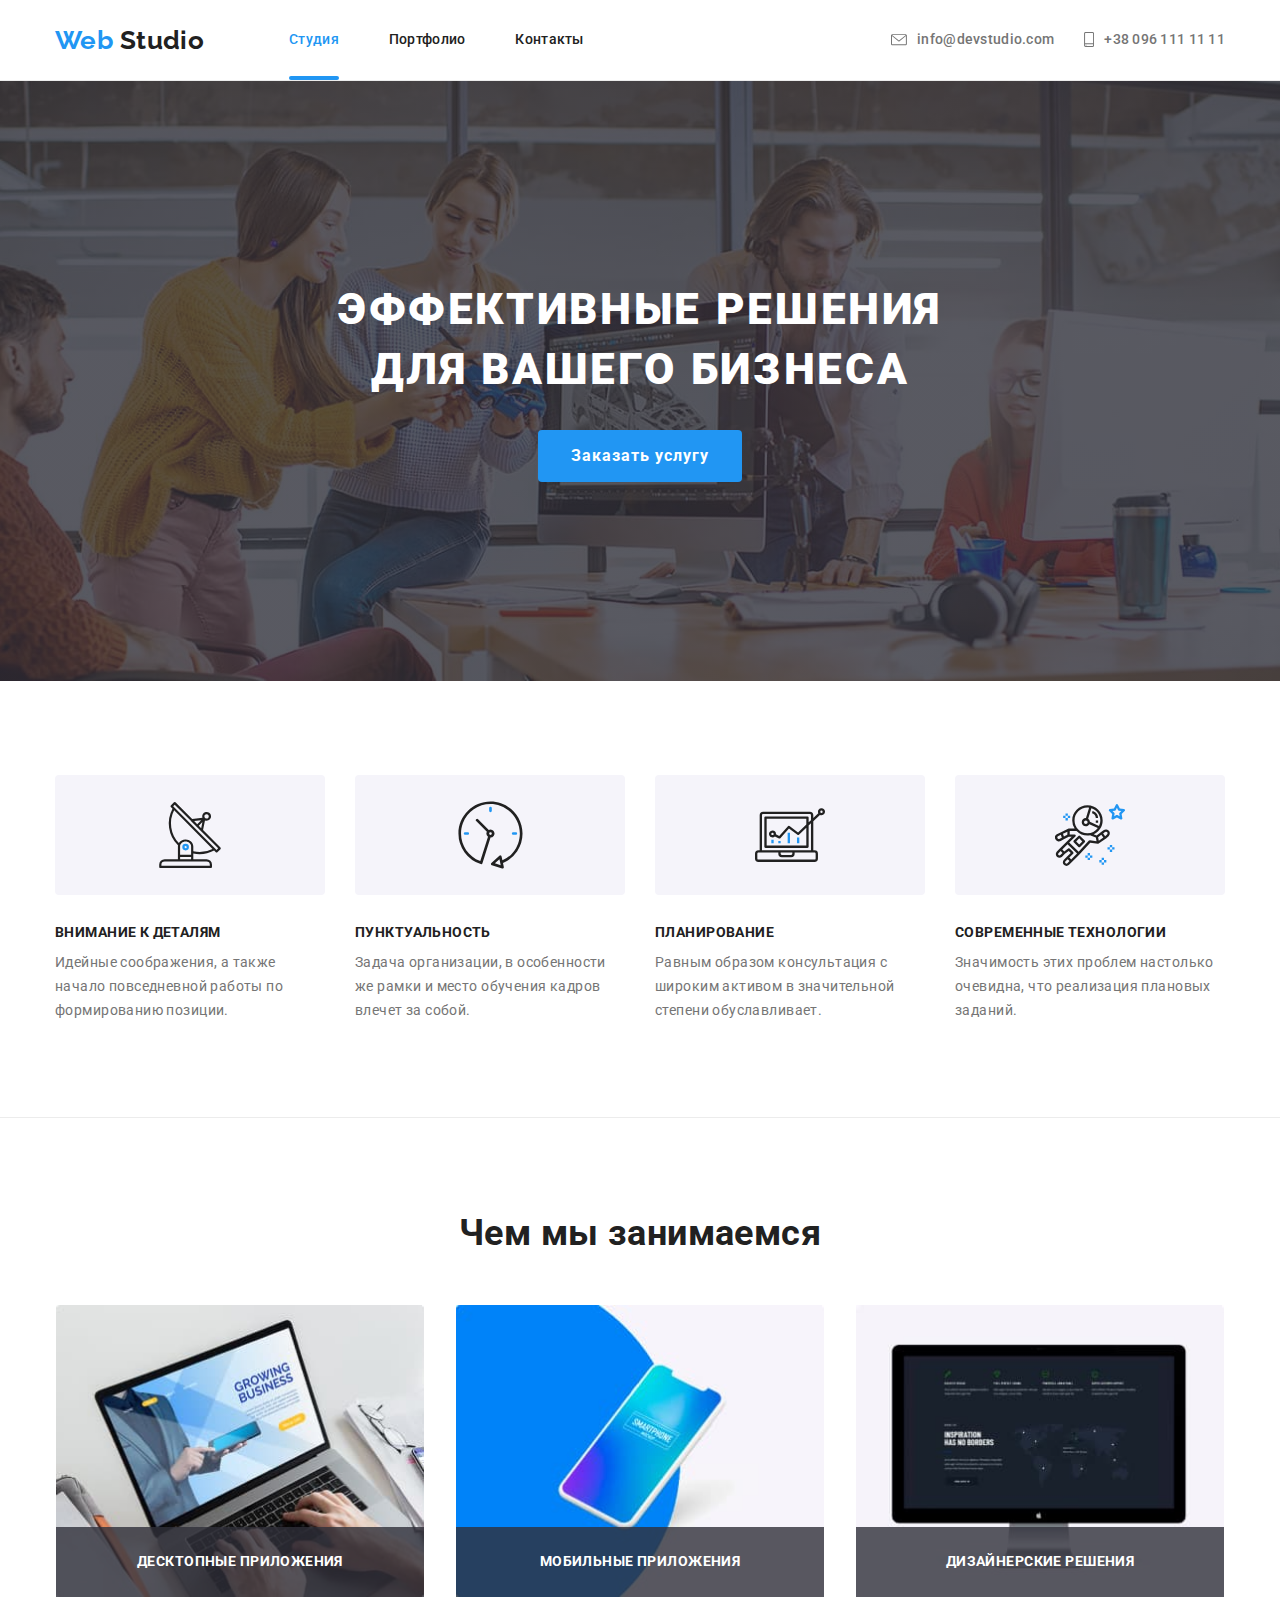
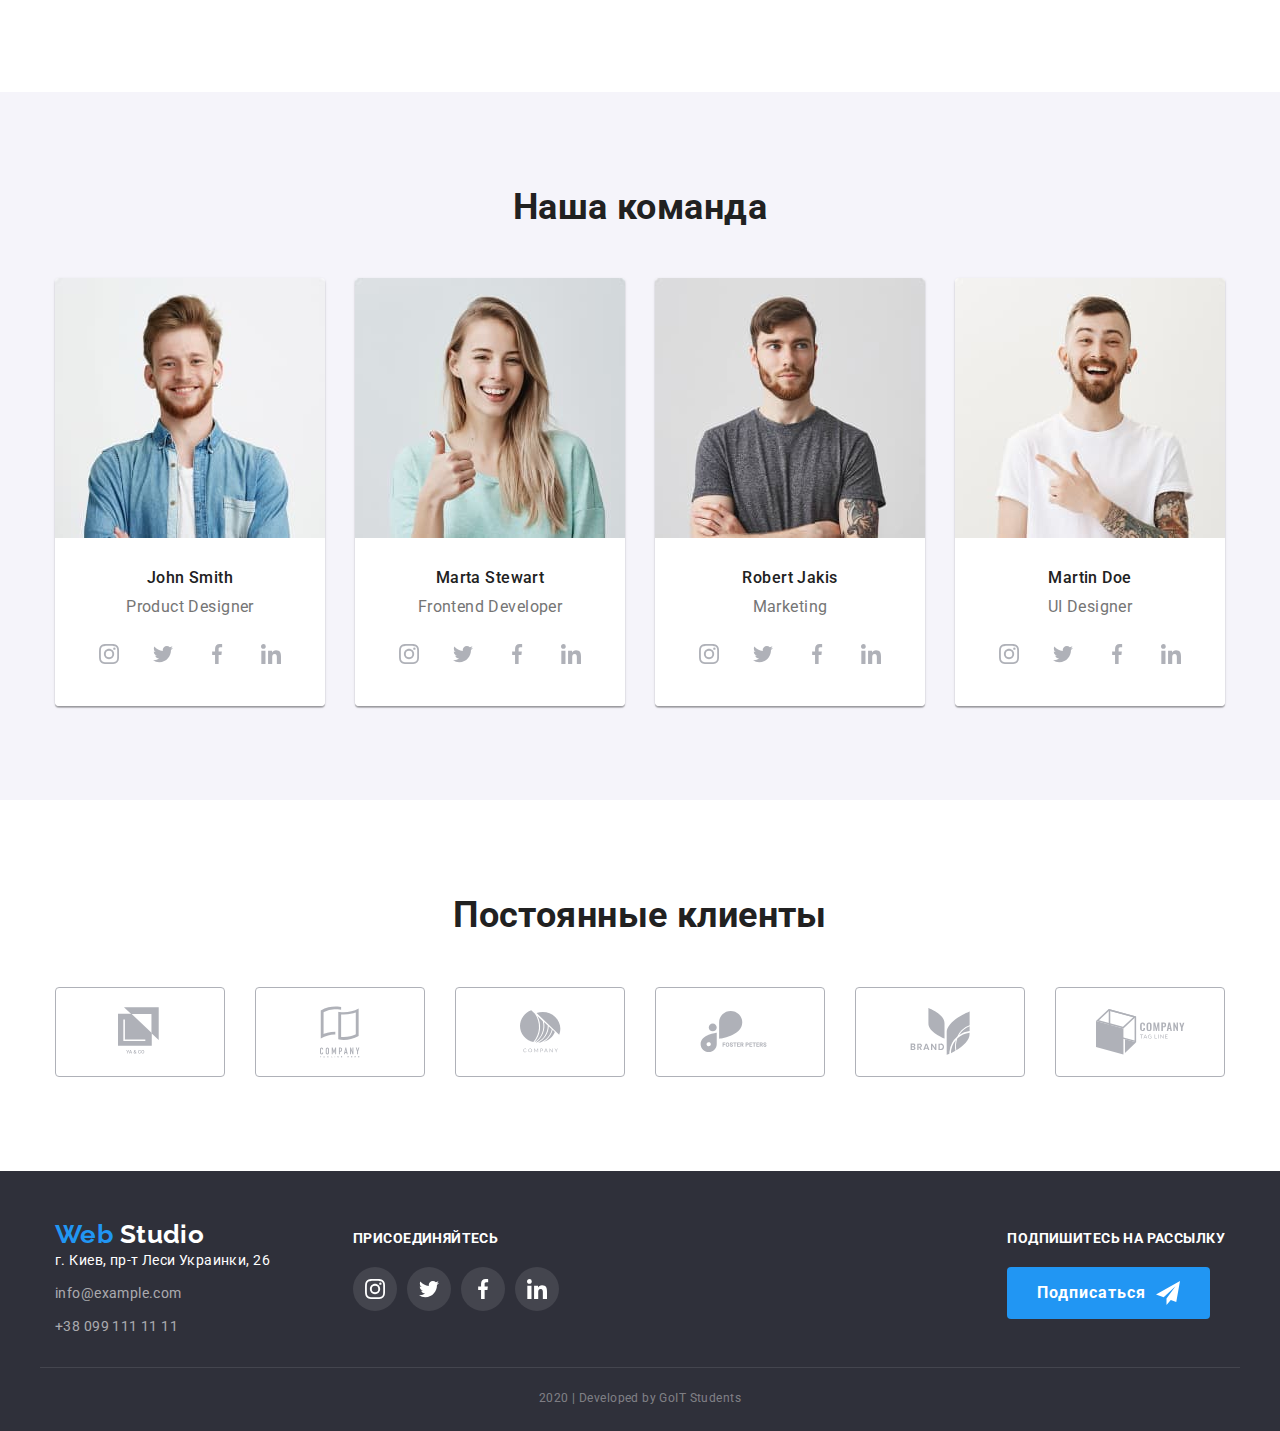
<file: index.html>
<!DOCTYPE html>
<html lang="ru">
  <head>
    <meta charset="UTF-8" />
    <meta name="viewport" content="width=device-width, initial-scale=1.0" />
    <title>Web Studio</title>
    <link
      href="https://fonts.googleapis.com/css2?family=Raleway:wght@700&family=Roboto:wght@400;500;700;900&display=swap"
      rel="stylesheet"
    />
    <link
      rel="stylesheet"
      href="https://cdnjs.cloudflare.com/ajax/libs/modern-normalize/0.6.0/modern-normalize.min.css"
    />
    <link rel="stylesheet" href="./css/style.css" />
  </head>

  <body>
    <header class="page-header">
      <div class="container header">
        <nav class="main-nav">
          <a href="./index.html" class="logo link"
            >Web <span class="logo-header">Studio</span></a
          >
          <ul class="nav list">
            <li class="item curent">
              <a class="link curent" href="./index.html">Студия</a>
            </li>
            <li class="item">
              <a class="link" href="./portfolio.html">Портфолио</a>
            </li>
            <li class="item"><a class="link" href="">Контакты</a></li>
          </ul>
        </nav>
        <ul class="header-contacts list">
          <li class="item">
            <a class="contacts link" href="mailto:info@devstudio.com">
              <svg class="icon envelope" width="16" height="12">
                <use href="./images/sprite.svg#envelope"></use>
              </svg>
              info@devstudio.com
            </a>
          </li>
          <li class="item">
            <a class="contacts link" href="tel:+380961111111"
              ><svg class="icon smartphone" width="10" height="15">
                <use href="./images/sprite.svg#smartphone"></use>
              </svg>
              +38 096 111 11 11
            </a>
          </li>
        </ul>
      </div>
    </header>
    <main>
      <!--hero section-->
      <section class="hero">
        <div class="hero-container">
          <h1 class="hero-title">эффективные решения для вашего бизнеса</h1>
          <a class="button link" href="">Заказать услугу</a>
        </div>
      </section>
      <!--our advantages-->
      <section class="section advantages">
        <div class="container advantages">
          <h2 class="section-title hidden">Наши преимущества</h2>
          <ul class="advantages list">
            <li class="item">
              <div class="icon-field">
                <svg class="icon antenna" width="66" height="70">
                  <use href="./images/sprite.svg#antenna"></use>
                </svg>
              </div>
              <h3 class="advantages-title">Внимание к деталям</h3>
              <p class="advantages-text">
                Идейные соображения, а также начало повседневной работы по
                формированию позиции.
              </p>
            </li>
            <li class="item">
              <div class="icon-field">
                <svg class="icon clock" width="67" height="70">
                  <use href="./images/sprite.svg#clock"></use>
                </svg>
              </div>
              <h3 class="advantages-title">Пунктуальность</h3>
              <p class="advantages-text">
                Задача организации, в особенности же рамки и место обучения
                кадров влечет за собой.
              </p>
            </li>
            <li class="item">
              <div class="icon-field">
                <svg class="icon diagram" width="70" height="70">
                  <use href="./images/sprite.svg#diagram"></use>
                </svg>
              </div>
              <h3 class="advantages-title">Планирование</h3>
              <p class="advantages-text">
                Равным образом консультация с широким активом в значительной
                степени обуславливает.
              </p>
            </li>
            <li class="item">
              <div class="icon-field">
                <svg class="icon astronaut" width="70" height="70">
                  <use href="./images/sprite.svg#astronaut"></use>
                </svg>
              </div>
              <h3 class="advantages-title">Современные технологии</h3>
              <p class="advantages-text">
                Значимость этих проблем настолько очевидна, что реализация
                плановых заданий.
              </p>
            </li>
          </ul>
        </div>
      </section>
      <!--What we are doing-->
      <section class="doing-section">
        <div class="container">
          <h2 class="section-title">Чем мы занимаемся</h2>
          <ul class="we-are-doing list">
            <li class="item">
              <div class="item-thumb">
                <img
                  src="./images/laptop.jpg"
                  alt="ноутбук"
                  width="370"
                  height="294"
                />
                <h3 class="title">Десктопные приложения</h3>
              </div>
            </li>
            <li class="item">
              <div class="item-thumb">
                <img
                  src="./images/mobile-phone.jpg"
                  alt="мобильный телефон"
                  width="370"
                  height="294"
                />
                <h3 class="title">Мобильные приложения</h3>
              </div>
            </li>
            <li class="item">
              <div class="item-thumb">
                <img
                  src="./images/design.jpg"
                  alt="дизайн на экране"
                  width="370"
                  height="294"
                />
                <h3 class="title">Дизайнерские решения</h3>
              </div>
            </li>
          </ul>
        </div>
      </section>
      <!--our team-->
      <section class="our-team-section">
        <div class="container">
          <h2 class="section-title">Наша команда</h2>
          <ul class="our-team list">
            <li class="item">
              <img
                class="photo"
                src="./images/smith-photo.jpg"
                alt="Фото Джона Смита"
                width="278"
                height="260"
              />
              <div class="card-content">
                <h3 class="title">John Smith</h3>
                <p class="text">Product Designer</p>
                <ul class="social-network list">
                  <li class="item">
                    <a class="link" href="" aria-label="ссылка на Instagram">
                      <svg class="icon">
                        <use href="./images/sprite.svg#instagram"></use>
                      </svg>
                    </a>
                  </li>
                  <li class="item">
                    <a class="link" href="" aria-label="ссылка на Twitter">
                      <svg class="icon">
                        <use href="./images/sprite.svg#twitter"></use>
                      </svg>
                    </a>
                  </li>
                  <li class="item">
                    <a class="link" href="" aria-label="ссылка на Facebook">
                      <svg class="icon">
                        <use href="./images/sprite.svg#facebook"></use>
                      </svg>
                    </a>
                  </li>
                  <li class="item">
                    <a class="link" href="" aria-label="ссылка на LinkedIn">
                      <svg class="icon">
                        <use href="./images/sprite.svg#linkedin"></use>
                      </svg>
                    </a>
                  </li>
                </ul>
              </div>
            </li>
            <li class="item">
              <img
                class="photo"
                src="./images/stewart-photo.jpg"
                alt="фото Марты Стюарт"
                width="278"
                height="260"
              />
              <div class="card-content">
                <h3 class="title">Marta Stewart</h3>
                <p class="text">Frontend Developer</p>
                <ul class="social-network list">
                  <li class="item">
                    <a class="link" href="" aria-label="ссылка на Instagram">
                      <svg class="icon">
                        <use href="./images/sprite.svg#instagram"></use>
                      </svg>
                    </a>
                  </li>
                  <li class="item">
                    <a class="link" href="" aria-label="ссылка на Twitter">
                      <svg class="icon">
                        <use href="./images/sprite.svg#twitter"></use>
                      </svg>
                    </a>
                  </li>
                  <li class="item">
                    <a class="link" href="" aria-label="ссылка на Facebook">
                      <svg class="icon">
                        <use href="./images/sprite.svg#facebook"></use>
                      </svg>
                    </a>
                  </li>
                  <li class="item">
                    <a class="link" href="" aria-label="ссылка на LinkedIn">
                      <svg class="icon">
                        <use href="./images/sprite.svg#linkedin"></use>
                      </svg>
                    </a>
                  </li>
                </ul>
              </div>
            </li>
            <li class="item">
              <img
                class="photo"
                src="./images/jakis-photo.jpg"
                alt="фото Марты Стюарт"
                width="278"
                height="260"
              />
              <div class="card-content">
                <h3 class="title">Robert Jakis</h3>
                <p class="text">Marketing</p>
                <ul class="social-network list">
                  <li class="item">
                    <a class="link" href="" aria-label="ссылка на Instagram">
                      <svg class="icon">
                        <use href="./images/sprite.svg#instagram"></use>
                      </svg>
                    </a>
                  </li>
                  <li class="item">
                    <a class="link" href="" aria-label="ссылка на Twitter">
                      <svg class="icon">
                        <use href="./images/sprite.svg#twitter"></use>
                      </svg>
                    </a>
                  </li>
                  <li class="item">
                    <a class="link" href="" aria-label="ссылка на Facebook">
                      <svg class="icon">
                        <use href="./images/sprite.svg#facebook"></use>
                      </svg>
                    </a>
                  </li>
                  <li class="item">
                    <a class="link" href="" aria-label="ссылка на LinkedIn">
                      <svg class="icon">
                        <use href="./images/sprite.svg#linkedin"></use>
                      </svg>
                    </a>
                  </li>
                </ul>
              </div>
            </li>
            <li class="item">
              <img
                class="photo"
                src="./images/doe-photo.jpg"
                alt="фото Марты Стюарт"
                width="278"
                height="260"
              />
              <div class="card-content">
                <h3 class="title">Martin Doe</h3>
                <p class="text">UI Designer</p>
                <ul class="social-network list">
                  <li class="item">
                    <a class="link" href="" aria-label="ссылка на Instagram">
                      <svg class="icon">
                        <use href="./images/sprite.svg#instagram"></use>
                      </svg>
                    </a>
                  </li>
                  <li class="item">
                    <a class="link" href="" aria-label="ссылка на Twitter">
                      <svg class="icon">
                        <use href="./images/sprite.svg#twitter"></use>
                      </svg>
                    </a>
                  </li>
                  <li class="item">
                    <a class="link" href="" aria-label="ссылка на Facebook">
                      <svg class="icon">
                        <use href="./images/sprite.svg#facebook"></use>
                      </svg>
                    </a>
                  </li>
                  <li class="item">
                    <a class="link" href="" aria-label="ссылка на LinkedIn">
                      <svg class="icon">
                        <use href="./images/sprite.svg#linkedin"></use>
                      </svg>
                    </a>
                  </li>
                </ul>
              </div>
            </li>
          </ul>
        </div>
      </section>
      <!-- our clients -->
      <section class="clients">
        <div class="container">
          <h2 class="section-title">Постоянные клиенты</h2>
          <ul class="list">
            <li class="item">
              <a class="link" href="" aria-label="ссылка на компанию 1">
                <svg class="icon" width="45" height="50">
                  <use href="./images/sprite.svg#ya-co"></use>
                </svg>
              </a>
            </li>
            <li class="item">
              <a class="link" href="" aria-label="ссылка на компанию 2">
                <svg class="icon" width="40" height="52">
                  <use href="./images/sprite.svg#tagline-here"></use>
                </svg>
              </a>
            </li>
            <li class="item">
              <a class="link" href="" aria-label="ссылка на компанию 3">
                <svg class="icon" width="41" height="43">
                  <use href="./images/sprite.svg#company"></use>
                </svg>
              </a>
            </li>
            <li class="item">
              <a class="link" href="" aria-label="ссылка на компанию 4">
                <svg class="icon" width="80" height="42">
                  <use href="./images/sprite.svg#foster-peters"></use>
                </svg>
              </a>
            </li>
            <li class="item">
              <a class="link" href="" aria-label="ссылка на компанию 5">
                <svg class="icon" width="60" height="47">
                  <use href="./images/sprite.svg#brand"></use>
                </svg>
              </a>
            </li>
            <li class="item">
              <a class="link" href="" aria-label="ссылка на компанию 6">
                <svg class="icon" width="89" height="46">
                  <use href="./images/sprite.svg#tag-line"></use>
                </svg>
              </a>
            </li>
          </ul>
        </div>
      </section>
    </main>
    <!-- footer -->
    <footer class="page-footer">
      <div class="container">
        <div class="main-address">
          <a href="./index.html" class="logo link"
            >Web <span class="logo-footer">Studio</span></a
          >
          <address class="address phisical">
            г. Киев, пр-т Леси Украинки, 26
          </address>
          <address class="address">
            <a class="link" href="mailto:info@example.com">info@example.com</a>
            <a class="link" href="tel:+380991111111">+38 099 111 11 11</a>
          </address>
        </div>
        <div class="join-us">
          <b class="footer-title">присоединяйтесь</b>
          <ul class="list social-network">
            <li class="item">
              <a class="link" href="" aria-label="ссылка на Instagram">
                <svg class="icon">
                  <use href="./images/sprite.svg#instagram"></use>
                </svg>
              </a>
            </li>
            <li class="item">
              <a class="link" href="" aria-label="ссылка на Twitter">
                <svg class="icon">
                  <use href="./images/sprite.svg#twitter"></use>
                </svg>
              </a>
            </li>
            <li class="item">
              <a class="link" href="" aria-label="ссылка на Facebook">
                <svg class="icon">
                  <use href="./images/sprite.svg#facebook"></use>
                </svg>
              </a>
            </li>
            <li class="item">
              <a class="link" href="" aria-label="ссылка на LinkedIn">
                <svg class="icon">
                  <use href="./images/sprite.svg#linkedin"></use>
                </svg>
              </a>
            </li>
          </ul>
        </div>
        <div class="subscribe">
          <b class="footer-title">Подпишитесь на рассылку</b>
          <button class="button">
            Подписаться<svg class="icon" width="24" height="24">
              <use href="./images/sprite.svg#icon-send"></use>
            </svg>
          </button>
        </div>
      </div>

      <p class="copyright">2020 | Developed by GoIT Students</p>
    </footer>
  </body>
</html>
</file>
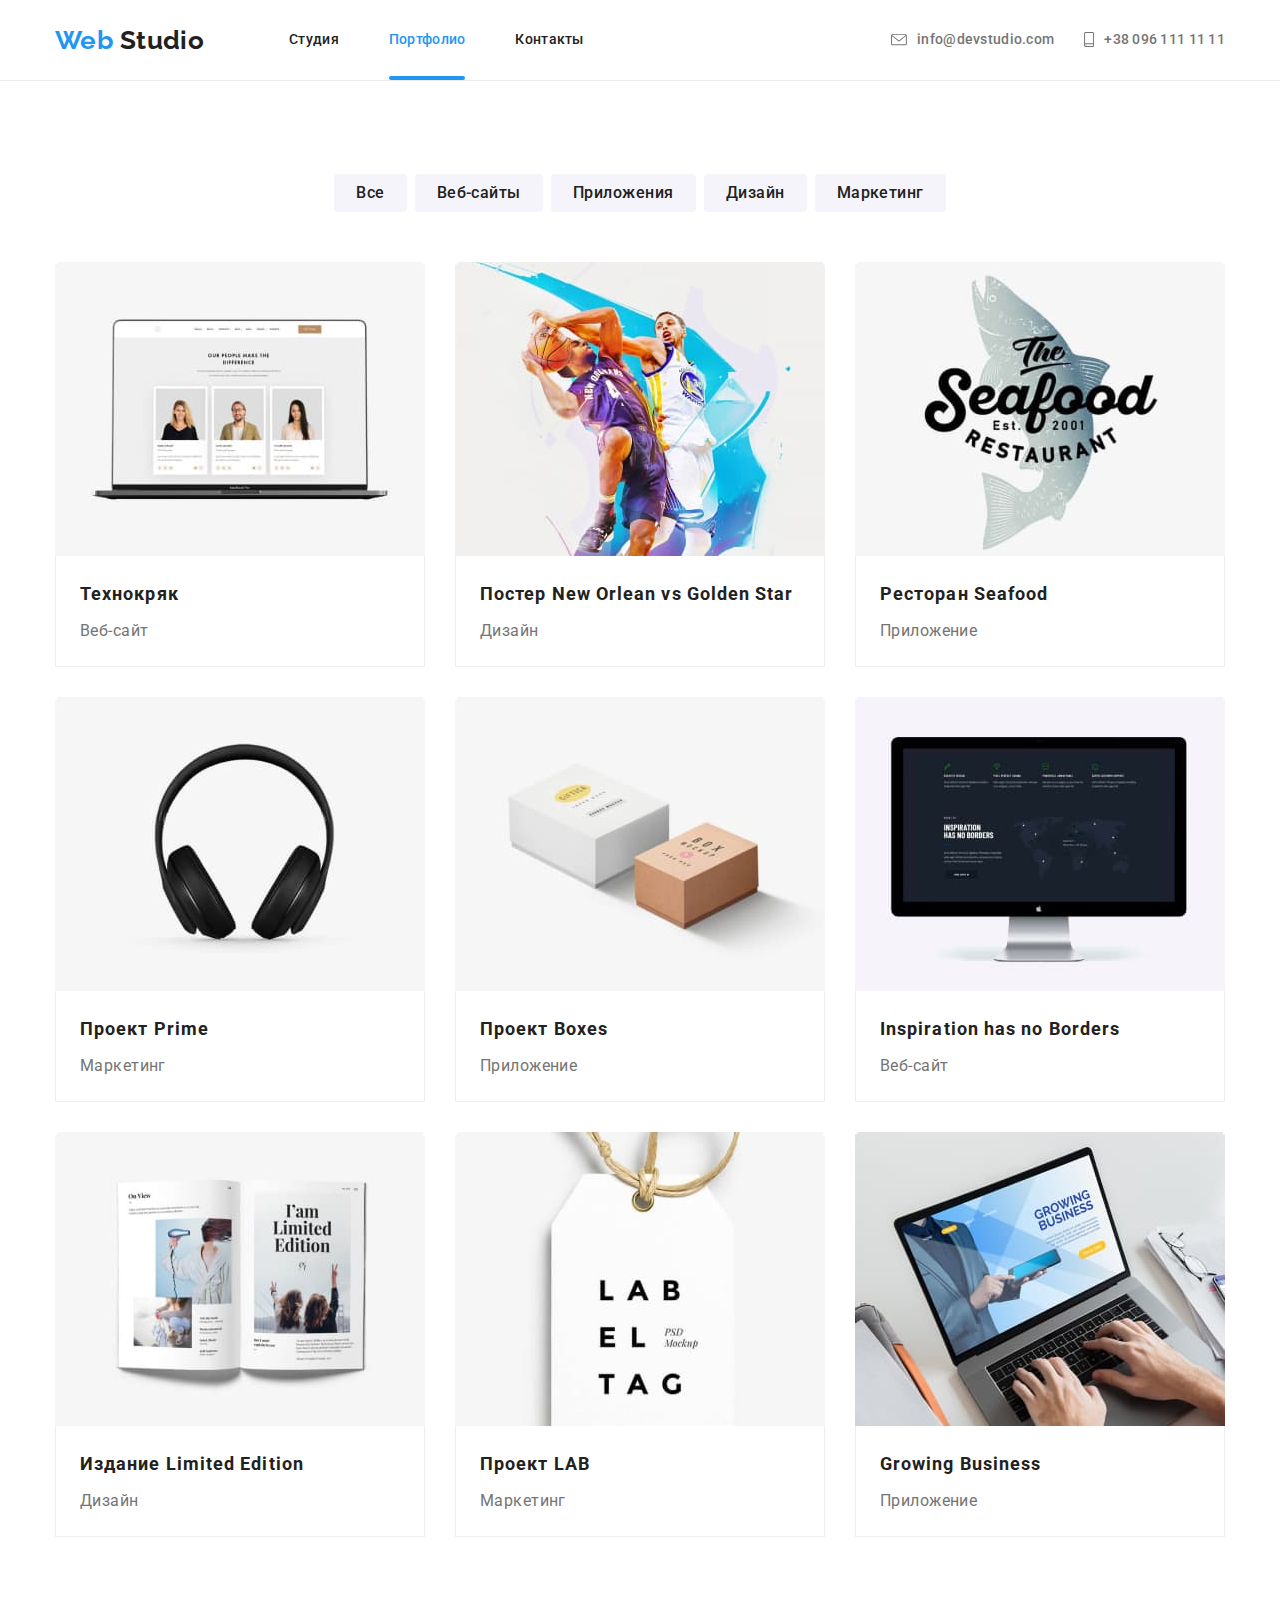
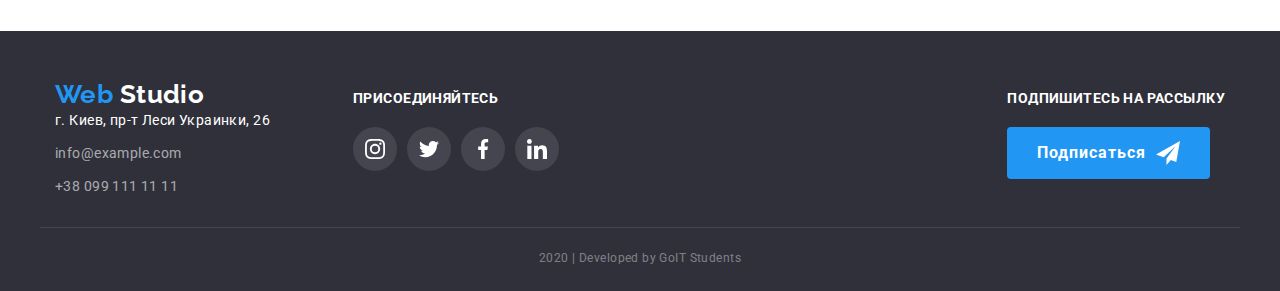
<file: portfolio.html>
<!DOCTYPE html>
<html lang="ru">
  <head>
    <meta charset="UTF-8" />
    <meta name="viewport" content="width=device-width, initial-scale=1.0" />
    <title>Web Studio</title>
    <link
      href="https://fonts.googleapis.com/css2?family=Raleway:wght@700&family=Roboto:wght@400;500;700;900&display=swap"
      rel="stylesheet"
    />
    <link
      rel="stylesheet"
      href="https://cdnjs.cloudflare.com/ajax/libs/modern-normalize/0.6.0/modern-normalize.min.css"
    />
    <link rel="stylesheet" href="./css/style.css" />
  </head>

  <body>
    <header class="page-header">
      <div class="container header">
        <nav class="main-nav">
          <a href="./index.html" class="logo link"
            >Web <span class="logo-header">Studio</span></a
          >
          <ul class="nav list">
            <li class="item">
              <a class="link" href="./index.html">Студия</a>
            </li>
            <li class="item curent">
              <a class="link curent" href="./portfolio.html">Портфолио</a>
            </li>
            <li class="item"><a class="link" href="">Контакты</a></li>
          </ul>
        </nav>
        <ul class="header-contacts list">
          <li class="item">
            <a class="contacts link" href="mailto:info@devstudio.com">
              <svg class="icon envelope" width="16" height="12">
                <use href="./images/sprite.svg#envelope"></use>
              </svg>
              info@devstudio.com
            </a>
          </li>
          <li class="item">
            <a class="contacts link" href="tel:+380961111111"
              ><svg class="icon smartphone" width="10" height="15">
                <use href="./images/sprite.svg#smartphone"></use>
              </svg>
              +38 096 111 11 11
            </a>
          </li>
        </ul>
      </div>
    </header>
    <main>
      <section class="portfolio">
        <div class="container">
          <h1 class="section-title hidden">Портфолио</h1>
          <div class="filter-nav">
            <button class="portfolio-filter" type="button">Все</button>
            <button class="portfolio-filter" type="button">Веб-сайты</button>
            <button class="portfolio-filter" type="button">Приложения</button>
            <button class="portfolio-filter" type="button">Дизайн</button>
            <button class="portfolio-filter" type="button">Маркетинг</button>
          </div>

          <ul class="list">
            <li class="item">
              <a class="link" href="">
                <div class="image">
                  <img
                    src="./images/technohriak.jpg"
                    alt="Изображение сайта на экране ноутбука"
                    width="370"
                    height="294"
                  />
                  <div class="overlay">
                    <p class="portfolio-text">
                      Технокряк это современная площадка распространения
                      коронавируса. Компании используют эту платформу для
                      цифрового шпионажа и атак на защищённые сервера
                      конкурентов.
                    </p>
                  </div>
                </div>
                <div class="card-text">
                  <h2 class="portfolio-title">Технокряк</h2>
                  <p class="portfolio-subtitle">Веб-сайт</p>
                </div>
              </a>
            </li>
            <li class="item">
              <a class="link" href="">
                <div class="image">
                  <img
                    src="./images/basketballposter.jpg"
                    alt="Баскетбольный постер"
                    width="370"
                    height="294"
                  />
                  <div class="overlay">
                    <p class="portfolio-text">
                      Технокряк это современная площадка распространения
                      коронавируса. Компании используют эту платформу для
                      цифрового шпионажа и атак на защищённые сервера
                      конкурентов.
                    </p>
                  </div>
                </div>
                <div class="card-text">
                  <h2 class="portfolio-title">
                    Постер New Orlean vs Golden Star
                  </h2>
                  <p class="portfolio-subtitle">Дизайн</p>
                </div>
              </a>
            </li>
            <li class="item">
              <a class="link" href="">
                <div class="image">
                  <img
                    src="./images/seafood.jpg"
                    alt="Логотип ресторана"
                    width="370"
                    height="294"
                  />
                  <div class="overlay">
                    <p class="portfolio-text">
                      Технокряк это современная площадка распространения
                      коронавируса. Компании используют эту платформу для
                      цифрового шпионажа и атак на защищённые сервера
                      конкурентов.
                    </p>
                  </div>
                </div>
                <div class="card-text">
                  <h2 class="portfolio-title">Ресторан Seafood</h2>
                  <p class="portfolio-subtitle">Приложение</p>
                </div>
              </a>
            </li>
            <li class="item">
              <a class="link" href="">
                <div class="image">
                  <img
                    src="./images/prime.jpg"
                    alt="Наушники"
                    width="370"
                    height="294"
                  />
                  <div class="overlay">
                    <p class="portfolio-text">
                      Технокряк это современная площадка распространения
                      коронавируса. Компании используют эту платформу для
                      цифрового шпионажа и атак на защищённые сервера
                      конкурентов.
                    </p>
                  </div>
                </div>
                <div class="card-text">
                  <h2 class="portfolio-title">Проект Prime</h2>
                  <p class="portfolio-subtitle">Маркетинг</p>
                </div>
              </a>
            </li>
            <li class="item">
              <a class="link" href="">
                <div class="image">
                  <img
                    src="./images/boxes.jpg"
                    alt="Коробки"
                    width="370"
                    height="294"
                  />
                  <div class="overlay">
                    <p class="portfolio-text">
                      Технокряк это современная площадка распространения
                      коронавируса. Компании используют эту платформу для
                      цифрового шпионажа и атак на защищённые сервера
                      конкурентов.
                    </p>
                  </div>
                </div>
                <div class="card-text">
                  <h2 class="portfolio-title">Проект Boxes</h2>
                  <p class="portfolio-subtitle">Приложение</p>
                </div>
              </a>
            </li>
            <li class="item">
              <a class="link" href="">
                <div class="image">
                  <img
                    src="./images/inspiration-has-no-borders.jpg"
                    alt="Изображение сайта на мониторе"
                    width="370"
                    height="294"
                  />
                  <div class="overlay">
                    <p class="portfolio-text">
                      Технокряк это современная площадка распространения
                      коронавируса. Компании используют эту платформу для
                      цифрового шпионажа и атак на защищённые сервера
                      конкурентов.
                    </p>
                  </div>
                </div>
                <div class="card-text">
                  <h2 class="portfolio-title">Inspiration has no Borders</h2>
                  <p class="portfolio-subtitle">Веб-сайт</p>
                </div>
              </a>
            </li>
            <li class="item">
              <a class="link" href="">
                <div class="image">
                  <img
                    src="./images/limited-edition.jpg"
                    alt="Открытый журнал"
                    width="370"
                    height="294"
                  />
                  <div class="overlay">
                    <p class="portfolio-text">
                      Технокряк это современная площадка распространения
                      коронавируса. Компании используют эту платформу для
                      цифрового шпионажа и атак на защищённые сервера
                      конкурентов.
                    </p>
                  </div>
                </div>
                <div class="card-text">
                  <h2 class="portfolio-title">Издание Limited Edition</h2>
                  <p class="portfolio-subtitle">Дизайн</p>
                </div>
              </a>
            </li>
            <li class="item">
              <a class="link" href="">
                <div class="image">
                  <img
                    src="./images/lab.jpg"
                    alt="Этикетка"
                    width="370"
                    height="294"
                  />
                  <div class="overlay">
                    <p class="portfolio-text">
                      Технокряк это современная площадка распространения
                      коронавируса. Компании используют эту платформу для
                      цифрового шпионажа и атак на защищённые сервера
                      конкурентов.
                    </p>
                  </div>
                </div>
                <div class="card-text">
                  <h2 class="portfolio-title">Проект LAB</h2>
                  <p class="portfolio-subtitle">Маркетинг</p>
                </div>
              </a>
            </li>
            <li class="item">
              <a class="link" href="">
                <div class="image">
                  <img
                    src="./images/growing-buisness.jpg"
                    alt="Руки, набирающие текст на сайте компании"
                    width="370"
                    height="294"
                  />
                  <div class="overlay">
                    <p class="portfolio-text">
                      Технокряк это современная площадка распространения
                      коронавируса. Компании используют эту платформу для
                      цифрового шпионажа и атак на защищённые сервера
                      конкурентов.
                    </p>
                  </div>
                </div>
                <div class="card-text">
                  <h2 class="portfolio-title">Growing Business</h2>
                  <p class="portfolio-subtitle">Приложение</p>
                </div>
              </a>
            </li>
          </ul>
        </div>
      </section>
    </main>
    <!-- footer -->
    <footer class="page-footer">
      <div class="container">
        <div class="main-address">
          <a href="./index.html" class="logo link"
            >Web <span class="logo-footer">Studio</span></a
          >
          <address class="address phisical">
            г. Киев, пр-т Леси Украинки, 26
          </address>
          <address class="address">
            <a class="link" href="mailto:info@example.com">info@example.com</a>
            <a class="link" href="tel:+380991111111">+38 099 111 11 11</a>
          </address>
        </div>
        <div class="join-us">
          <b class="footer-title">присоединяйтесь</b>
          <ul class="list social-network">
            <li class="item">
              <a class="link" href="" aria-label="ссылка на Instagram">
                <svg class="icon">
                  <use href="./images/sprite.svg#instagram"></use>
                </svg>
              </a>
            </li>
            <li class="item">
              <a class="link" href="" aria-label="ссылка на Twitter">
                <svg class="icon">
                  <use href="./images/sprite.svg#twitter"></use>
                </svg>
              </a>
            </li>
            <li class="item">
              <a class="link" href="" aria-label="ссылка на Facebook">
                <svg class="icon">
                  <use href="./images/sprite.svg#facebook"></use>
                </svg>
              </a>
            </li>
            <li class="item">
              <a class="link" href="" aria-label="ссылка на LinkedIn">
                <svg class="icon">
                  <use href="./images/sprite.svg#linkedin"></use>
                </svg>
              </a>
            </li>
          </ul>
        </div>
        <div class="subscribe">
          <b class="footer-title">Подпишитесь на рассылку</b>
          <button class="button">
            Подписаться<svg class="icon" width="24" height="24">
              <use href="./images/sprite.svg#icon-send"></use>
            </svg>
          </button>
        </div>
      </div>

      <p class="copyright">2020 | Developed by GoIT Students</p>
    </footer>
  </body>
</html>
</file>
<file: css/style.css>
:root {
  --primary-text-color: #212121;
  --secondary-text-color: #757575;
  --accent-color: #2196f3;
  --white-color: #ffffff;
  --main-background-color: #e5e5e5;
  --our-team-section-background: #f5f4fa;
  --footer-background: #2f303a;
  --svg-grey: #afb1b8;
  --cubic: cubic-bezier(0.4, 0, 0.2, 1);
}
/* main text color #212121; */
/* secondsry text color  #757575; */
/* accent color #2196F3; */
/* white color #ffffff; */

body {
  color: var(--primary-text-color);
  font-family: "Roboto", sans-serif;
  background-color: var(--white-color);
  letter-spacing: 0.03em;
  font-size: 14px;
  line-height: 1.14;
}
img {
  display: block;
  max-width: 100%;
  height: auto;
}
.item {
  list-style: none;
}
.link {
  text-decoration: none;
}
.list {
  padding: 0;
  margin: 0;
}
/* header */
.page-header {
  border-bottom: 1px solid #ececec;
}
.container {
  width: 1200px;
  padding-left: 15px;
  padding-right: 15px;
  /* outline: 2px solid tomato; */
  margin-left: auto;
  margin-right: auto;
}
.container.header {
  display: flex;
  align-items: center;
  justify-content: space-between;
}
.main-nav {
  display: flex;
  align-items: center;
}
.main-nav > .link {
  margin-right: 85px;
}

.logo {
  display: block;

  font-family: "Raleway", sans-serif;
  font-weight: 700;
  color: var(--accent-color);
  font-size: 26px;
  line-height: 1.19;
}
.logo-header {
  color: var(--primary-text-color);
}

.nav .link {
  color: inherit;
  font-weight: 500;
  letter-spacing: 0.02em;

  transition: color 250ms var(--cubic);
}
.nav .link:hover,
.nav .link:focus,
.nav .link.curent {
  color: var(--accent-color);
}
.item.curent {
  position: relative;
}
.link.curent::after {
  position: absolute;
  left: 0;
  bottom: 0;

  width: 100%;
  height: 4px;

  content: "";
  display: block;
  background-color: var(--accent-color);
  border-radius: 2px;
}
.contacts {
  color: var(--secondary-text-color);
  font-weight: 500;
  letter-spacing: 0.02em;

  transition: color 250ms var(--cubic);
}
.envelope,
.smartphone {
  fill: var(--secondary-text-color);

  transition: fill 250ms var(--cubic);
}
.contacts:hover,
.contacts:focus {
  color: var(--accent-color);
}
.contacts:hover .envelope,
.contacts:focus .envelope,
.contacts:hover .smartphone,
.contacts:focus .smartphone {
  fill: var(--accent-color);
}
.nav,
.header-contacts {
  display: flex;
}
.nav .item + .item {
  margin-left: 50px;
}
.header-contacts .item + .item {
  margin-left: 30px;
}
.nav .link,
.header-contacts .link {
  display: block;
  padding-top: 32px;
  padding-bottom: 32px;
}
.envelope,
.smartphone {
  margin-right: 10px;
}
.header-contacts .link {
  display: flex;
  align-items: center;
}

/* hero */
.hero {
  display: flex;
  align-items: center;
  text-align: center;
  height: 600px;
  max-width: 1600px;
  margin-left: auto;
  margin-right: auto;

  background-color: rgba(47, 48, 58, 0.8);
  background-image: linear-gradient(
      to right,
      rgba(47, 48, 58, 0.8),
      rgba(47, 48, 58, 0.8)
    ),
    url(../images/hero.jpg);
  background-repeat: no-repeat;
  background-size: cover;
  background-position: center;
}
.hero-container {
  width: 646px;
  margin-left: auto;
  margin-right: auto;
}
.hero-title {
  margin-top: 0;
  margin-bottom: 30px;

  color: var(--white-color);
  /* background-color: var(--secondary-text-color); */
  font-weight: 900;
  font-size: 44px;
  line-height: 1.36;
  text-align: center;
  letter-spacing: 0.06em;
  text-transform: uppercase;
}
.button {
  display: inline-block;
  border: 1px solid transparent;
  border-radius: 4px;
  padding: 10px 32px;
  min-width: 200px;

  background-color: var(--accent-color);
  color: var(--white-color);
  font-weight: 700;
  font-size: 16px;
  line-height: 1.87;
  letter-spacing: 0.06em;
  text-align: center;
}
/* our advantages */
.section.advantages {
  padding-top: 94px;
  padding-bottom: 94px;
  border-bottom: 1px solid #ececec;
}

.section-title.hidden {
  display: none;
}
.advantages > .item {
  width: calc((100% - 90px) / 4);
}
.advantages.list {
  display: flex;
  justify-content: space-between;
}
.advantages-title {
  margin-top: 0;
  margin-bottom: 10px;

  font-weight: 700;
  color: var(--primary-text-color);
  font-size: 14px;
  text-transform: uppercase;
}
.advantages-text {
  margin-top: 0;
  margin-bottom: 0;

  color: var(--secondary-text-color);
  font-weight: 400;
  font-size: 14px;
  line-height: 1.71;
}
.advantages .icon-field {
  display: flex;
  justify-content: center;
  align-items: center;
  height: 120px;
  background-color: var(--our-team-section-background);
  border-radius: 4px;
  margin-bottom: 30px;
}

/* What we are doing */
.doing-section {
  padding-top: 94px;
  padding-bottom: 94px;
}
.section-title {
  margin-top: 0;
  margin-bottom: 50px;

  font-weight: 700;
  font-size: 36px;
  line-height: 1.17;
  text-align: center;
}
.we-are-doing.list {
  display: flex;
  justify-content: space-between;
}
.we-are-doing .title {
  position: absolute;
  bottom: 0;
  left: 0;

  width: 100%;
  margin-top: 0;
  margin-bottom: 0;
  padding-top: 27px;
  padding-bottom: 27px;

  font-size: 14px;
  font-weight: 700;
  text-align: center;
  text-transform: uppercase;
  color: var(--white-color);
  background-color: rgba(47, 48, 58, 0.8);
}
.we-are-doing .item-thumb {
  position: relative;
}
.we-are-doing > .item {
  width: calc((100% - 60px) / 3);
  border: 1px solid transparent;
}

/* our team */
.our-team-section {
  padding-top: 94px;
  padding-bottom: 94px;

  background-color: var(--our-team-section-background);
}
.our-team {
  display: flex;
  justify-content: space-between;
}
.our-team .photo {
  border-top-left-radius: inherit;
  border-top-right-radius: inherit;
}
.our-team .card-content {
  padding: 30px 32px;

  background-color: var(--white-color);
  border-bottom-right-radius: inherit;
  border-bottom-left-radius: inherit;
}
.our-team .title {
  margin-top: 0;
  margin-bottom: 10px;

  font-weight: 500;
  font-size: 16px;
  line-height: 1.19;
  text-align: center;
}

.our-team .text {
  margin-top: 0;
  margin-bottom: 16px;

  color: var(--secondary-text-color);
  font-weight: 400;
  font-size: 16px;
  line-height: 1.19;
  text-align: center;
}
.our-team > .item {
  width: calc((100% - 90px) / 4);
  box-shadow: 0px 2px 1px rgba(0, 0, 0, 0.2), 0px 1px 1px rgba(0, 0, 0, 0.14),
    0px 1px 3px rgba(0, 0, 0, 0.12);
  border-radius: 4px;
}
.social-network {
  display: flex;
}
.social-network .icon {
  width: 20px;
  height: 20px;
}
.card-content .link {
  display: flex;
  justify-content: center;
  align-items: center;
  width: 44px;
  height: 44px;
  border-radius: 50%;
}
.social-network .item + .item {
  margin-left: 10px;
}
.social-network .link {
  transition: background-color 250ms var(--cubic);
}
.social-network .icon {
  fill: var(--svg-grey);
  transition: fill 250ms var(--cubic);
}
.social-network .link:hover .icon,
.social-network .link:focus .icon {
  fill: var(--white-color);
}
.social-network .link:hover,
.social-network .link:focus {
  background-color: var(--accent-color);
}
/* our clients */
.clients {
  padding-top: 94px;
  padding-bottom: 94px;
}
.clients .list {
  display: flex;
  justify-content: space-between;
}
.clients .link {
  display: flex;
  justify-content: center;
  align-items: center;

  width: 170px;
  height: 90px;

  border: 1px solid var(--svg-grey);
  border-radius: 4px;

  transition: border-color 250ms var(--cubic);
}
.clients .icon {
  fill: var(--svg-grey);
  transition: fill 250ms var(--cubic);
}
.clients .link:hover,
.clients .link:focus {
  border-color: var(--accent-color);
}
.clients .link:hover .icon,
.clients .link:focus .icon {
  fill: var(--accent-color);
}
/* footer */
.page-footer {
  background-color: var(--footer-background);
}
.page-footer > .container {
  display: flex;
  align-items: baseline;
  padding-top: 48px;
  padding-bottom: 28px;
  border-bottom: 1px solid rgba(255, 255, 255, 0.1);
}
.main-address {
  margin-right: 83px;
}

.footer .logo.link {
  display: inline-block;
  margin-bottom: 10px;
}
.logo-footer,
.address.phisical {
  margin-bottom: 9px;

  color: var(--white-color);
}
.address {
  color: rgba(255, 255, 255, 0.6);
  font-style: normal;
  font-weight: 400;
  font-size: 14px;
  line-height: 1.71;
}
.address .link[href="mailto:info@example.com"] {
  margin-bottom: 9px;
}

.address .link {
  color: inherit;
  display: block;
}
.footer-title {
  margin-bottom: 21px;

  display: inline-block;
  color: var(--white-color);
  font-weight: 700;
  text-transform: uppercase;
}
.subscribe {
  margin-left: auto;
}
.join-us .link {
  display: flex;
  justify-content: center;
  align-items: center;
  width: 44px;
  height: 44px;
  border-radius: 50%;
  background-color: rgba(255, 255, 255, 0.1);

  transition: background-color 250ms var(--cubic);
}
.join-us .icon {
  fill: var(--white-color);
}
.join-us .link:hover,
.join-us .link:focus {
  background-color: var(--accent-color);
}

.subscribe .icon {
  margin-left: 10px;
}
.subscribe .button {
  display: flex;
  align-items: center;
  padding: 10px 29px;
}
.copyright {
  margin-top: 0;
  margin-bottom: 0;
  padding-top: 18px;
  padding-bottom: 21px;

  font-weight: 400;
  font-size: 12px;
  line-height: 2;
  text-align: center;
  color: rgba(255, 255, 255, 0.4);
}
/* portfolio main */
.portfolio {
  padding-top: 93px;
  padding-bottom: 94px;
}
.filter-nav {
  margin-bottom: 50px;

  display: flex;
  justify-content: center;
}
.portfolio-filter {
  border: 0 transparent;
  border-radius: 4px;
  padding: 6px 22px;

  font-family: "Roboto", sans-serif;
  color: var(--primary-text-color);
  background-color: var(--our-team-section-background);
  font-weight: 500;
  font-size: 16px;
  line-height: 1.62;
  letter-spacing: 0.03em;

  transition: color 250ms var(--cubic), background-color 250ms var(--cubic);
}
.filter-nav .portfolio-filter + .portfolio-filter {
  margin-left: 8px;
}
.portfolio-filter:hover,
.portfolio-filter:focus {
  color: var(--white-color);
  background-color: var(--accent-color);
  border: 0 transparent;
}
.portfolio .list {
  display: flex;
  flex-wrap: wrap;
  justify-content: space-between;
}

.portfolio .item {
  width: calc((100% - 60px) / 3);
  margin-bottom: 30px;
}
.portfolio .item:nth-last-child(-n + 3) {
  margin-bottom: 0;
}
.portfolio .image {
  position: relative;
  overflow: hidden;
}
.portfolio .overlay {
  position: absolute;
  left: 0;
  bottom: 0;
  transform: translateY(100%);

  width: 100%;
  height: 100%;
  background-color: rgba(33, 150, 243, 0.9);

  overflow: hidden;
  pointer-events: none;

  transition: transform 250ms var(--cubic);
}
.portfolio-text {
  position: absolute;

  padding: 63px 24px;
  margin: 0;

  color: var(--white-color);
  font-weight: 400;
  font-size: 18px;
  line-height: 1.56;
  pointer-events: none;
}
.portfolio .link {
  display: block;

  transition: box-shadow 250ms var(--cubic);
}
.portfolio .link:hover,
.portfolio .link:focus {
  box-shadow: 1px 4px 6px rgba(0, 0, 0, 0.16), 0px 4px 4px rgba(0, 0, 0, 0.06),
    0px 1px 1px rgba(0, 0, 0, 0.12);
}
.portfolio .link:hover .overlay,
.portfolio .link:focus .overlay {
  transform: translateY(0%);
}
.card-text {
  padding: 20px 24px;
  border-bottom: 1px solid #eeeeee;
  border-left: 1px solid #eeeeee;
  border-right: 1px solid #eeeeee;
}
.portfolio-title {
  margin: 0 0 4px;

  color: var(--primary-text-color);
  font-weight: 700;
  font-size: 18px;
  line-height: 2;
  letter-spacing: 0.06em;
}
.portfolio-subtitle {
  margin: 0;

  color: var(--secondary-text-color);
  font-weight: 400;
  font-size: 16px;
  line-height: 1.87;
}
</file>
